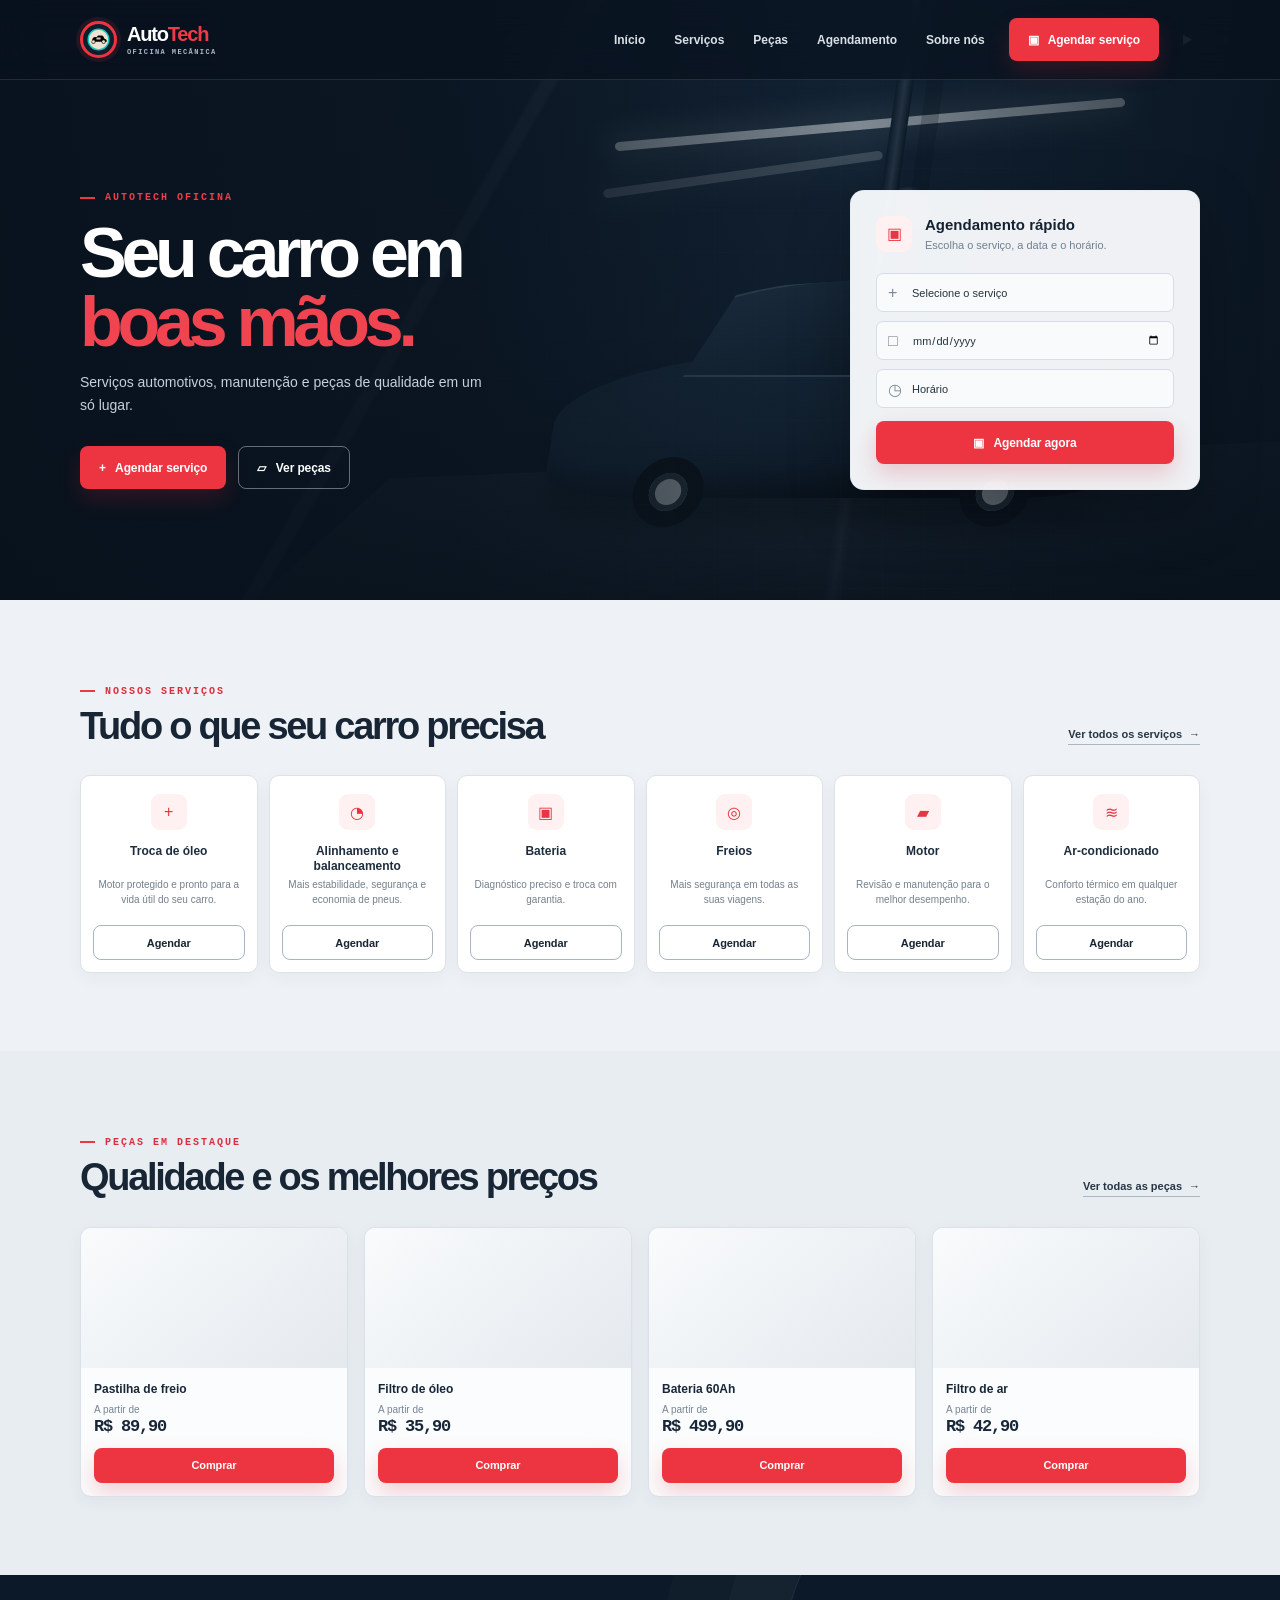
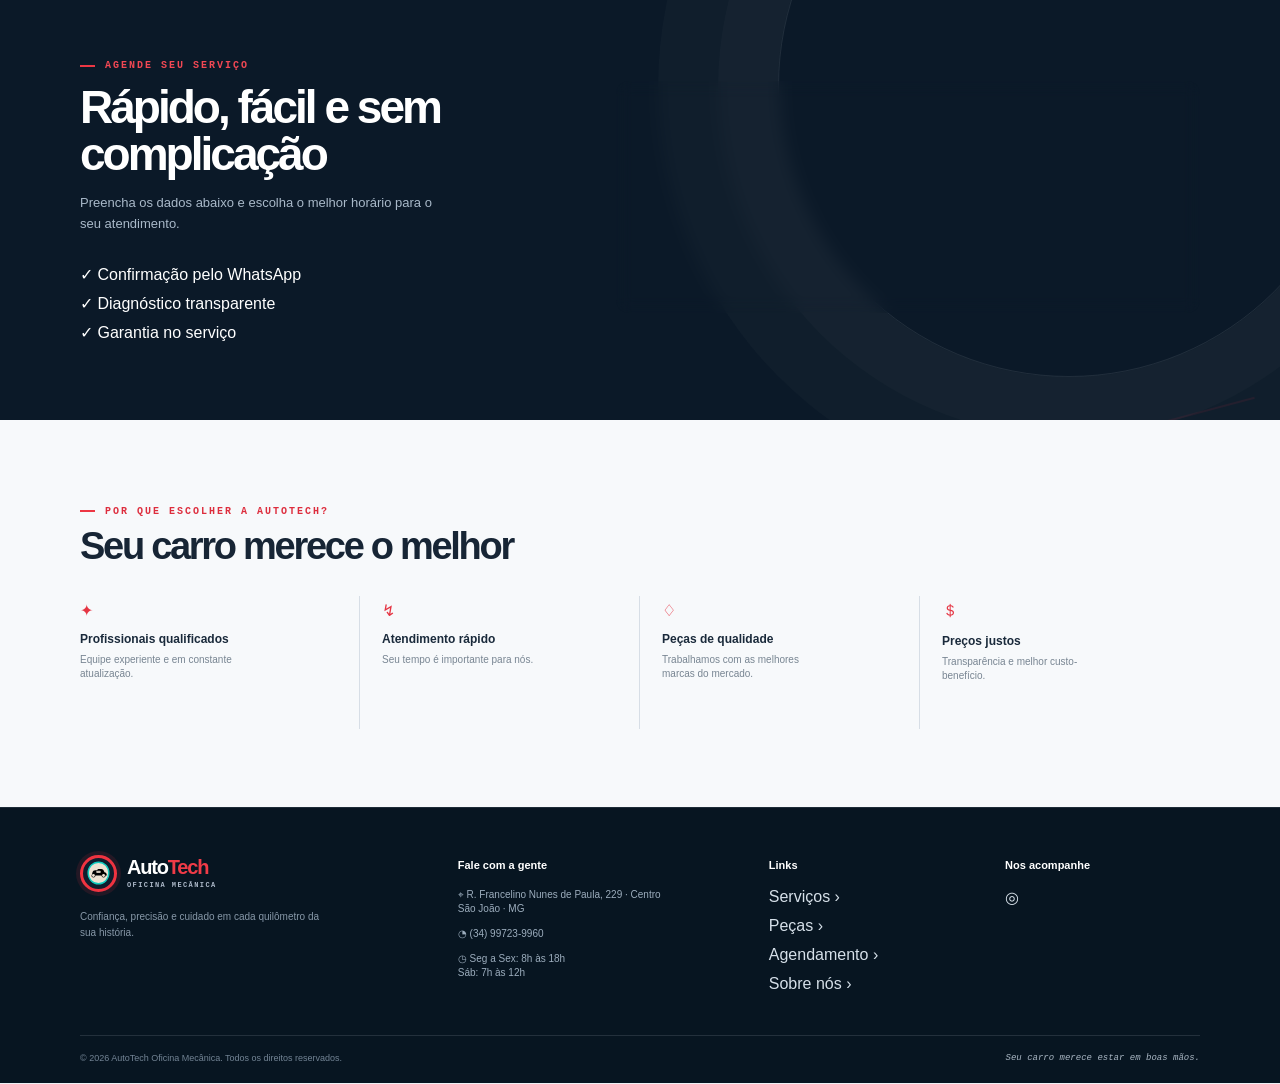
<file: index.html>
<!doctype html>
<html lang="pt-BR">
  <head>
    <meta charset="UTF-8">
    <meta name="viewport" content="width=device-width, initial-scale=1">
    <title>AutoTech Oficina Mecânica | Seu carro em boas mãos</title>
    <meta name="description" content="Serviços automotivos, manutenção e peças de qualidade em um só lugar. Agende seu atendimento na AutoTech.">
    <meta name="robots" content="index, follow">
    <meta property="og:title" content="AutoTech Oficina Mecânica">
    <meta property="og:description" content="Seu carro em boas mãos. Serviços automotivos, manutenção e peças de qualidade.">
    <meta property="og:type" content="website">
    <link rel="icon" type="image/png" href="./imagens/logo-carro.png">
    <link rel="stylesheet" href="./css/estilo.css">
  </head>
  <body>
    <div class="estrutura-site">
      <header class="barra-topo">
        <div class="conteiner envoltorio-nav">
          <a class="marca" href="#inicio" aria-label="AutoTech Oficina Mecânica, voltar ao início">
            <span class="marca-simbolo" aria-hidden="true"><img class="marca-simbolo-img" src="./imagens/favicon.svg" alt=""></span>
            <span class="marca-texto"><span class="marca-nome">Auto<em>Tech</em></span><span class="marca-subtitulo">Oficina Mecânica</span></span>
          </a>
          <nav class="links-nav nav-desktop" aria-label="Navegação principal">
            <a class="link-nav ativo" href="#inicio">Início</a><a class="link-nav" href="#servicos">Serviços</a><a class="link-nav" href="#pecas">Peças</a><a class="link-nav" href="#agendamento">Agendamento</a><a class="link-nav" href="#sobre">Sobre nós</a>
          </nav>
          <a class="botao botao-primario cta-cabecalho" href="#agendamento">▣ &nbsp; Agendar serviço</a>
          <details class="nav-mobile">
            <summary aria-label="Abrir menu"><span></span><span></span><span></span></summary>
            <nav class="links-nav-mobile" aria-label="Menu mobile"><a href="#inicio">Início</a><a href="#servicos">Serviços</a><a href="#pecas">Peças</a><a href="#agendamento">Agendamento</a><a href="#sobre">Sobre nós</a></nav>
          </details>
        </div>
      </header>

      <main>
        <section class="destaque" id="inicio" aria-labelledby="destaque-titulo">
          <div class="arte-garagem" aria-hidden="true"><span class="luz-garagem"></span><span class="luz-garagem dois"></span><span class="coluna-garagem"></span><span class="piso-garagem"></span><span class="forma-carro"><i class="roda esquerda"></i><i class="roda direita"></i></span></div>
          <div class="conteiner destaque-conteudo">
            <div class="destaque-texto">
              <span class="rotulo">AutoTech Oficina</span>
              <h1 class="destaque-titulo" id="destaque-titulo">Seu carro em <span>boas mãos.</span></h1>
              <p class="destaque-descricao">Serviços automotivos, manutenção e peças de qualidade em um só lugar.</p>
              <div class="destaque-acoes"><a class="botao botao-primario" href="#agendamento">+ &nbsp; Agendar serviço</a><a class="botao botao-contorno-claro" href="#pecas">▱ &nbsp; Ver peças</a></div>
            </div>
            <form class="cartao-rapido" action="#agendamento">
              <div class="cartao-rapido-cabecalho"><span class="icone-rapido">▣</span><div><h2 class="titulo-rapido">Agendamento rápido</h2><p class="descricao-rapida">Escolha o serviço, a data e o horário.</p></div></div>
              <div class="campos-rapidos">
                <label class="campo-envoltorio"><span class="campo-icone">+</span><select class="campo-rapido" aria-label="Selecione o serviço"><option value="">Selecione o serviço</option><option>Troca de óleo</option><option>Freios</option><option>Alinhamento e balanceamento</option></select></label>
                <label class="campo-envoltorio"><span class="campo-icone">□</span><input class="campo-rapido" type="date" aria-label="Data do serviço"></label>
                <label class="campo-envoltorio"><span class="campo-icone">◷</span><select class="campo-rapido" aria-label="Horário do serviço"><option value="">Horário</option><option>08:00</option><option>10:30</option><option>14:00</option><option>16:30</option></select></label>
              </div>
              <button class="botao botao-primario" type="submit">▣ &nbsp; Agendar agora</button>
            </form>
          </div>
        </section>

        <section class="secao secao-clara" id="servicos" aria-labelledby="titulo-servicos">
          <div class="conteiner">
            <div class="secao-cabecalho"><div><span class="rotulo">Nossos serviços</span><h2 id="titulo-servicos">Tudo o que seu carro precisa</h2></div><a class="secao-link" href="#agendamento">Ver todos os serviços <span>→</span></a></div>
            <div class="grade-servicos">
              <article class="cartao-servico"><span class="icone-servico">+</span><h3>Troca de óleo</h3><p>Motor protegido e pronto para a vida útil do seu carro.</p><a class="botao botao-contorno-escuro botao-pequeno" href="#agendamento">Agendar</a></article>
              <article class="cartao-servico"><span class="icone-servico">◔</span><h3>Alinhamento e balanceamento</h3><p>Mais estabilidade, segurança e economia de pneus.</p><a class="botao botao-contorno-escuro botao-pequeno" href="#agendamento">Agendar</a></article>
              <article class="cartao-servico"><span class="icone-servico">▣</span><h3>Bateria</h3><p>Diagnóstico preciso e troca com garantia.</p><a class="botao botao-contorno-escuro botao-pequeno" href="#agendamento">Agendar</a></article>
              <article class="cartao-servico"><span class="icone-servico">◎</span><h3>Freios</h3><p>Mais segurança em todas as suas viagens.</p><a class="botao botao-contorno-escuro botao-pequeno" href="#agendamento">Agendar</a></article>
              <article class="cartao-servico"><span class="icone-servico">▰</span><h3>Motor</h3><p>Revisão e manutenção para o melhor desempenho.</p><a class="botao botao-contorno-escuro botao-pequeno" href="#agendamento">Agendar</a></article>
              <article class="cartao-servico"><span class="icone-servico">≋</span><h3>Ar-condicionado</h3><p>Conforto térmico em qualquer estação do ano.</p><a class="botao botao-contorno-escuro botao-pequeno" href="#agendamento">Agendar</a></article>
            </div>
          </div>
        </section>

        <section class="secao secao-pecas" id="pecas" aria-labelledby="titulo-pecas">
          <div class="conteiner">
            <div class="secao-cabecalho"><div><span class="rotulo">Peças em destaque</span><h2 id="titulo-pecas">Qualidade e os melhores preços</h2></div><a class="secao-link" href="#pecas">Ver todas as peças <span>→</span></a></div>
            <div class="grade-pecas">
              <article class="cartao-peca"><div class="arte-peca freio"><span class="forma-peca"></span></div><div class="info-peca"><h3>Pastilha de freio</h3><p class="rotulo-peca">A partir de</p><p class="preco-peca">R$ 89,90</p><a class="botao botao-primario botao-pequeno" href="#agendamento">Comprar</a></div></article>
              <article class="cartao-peca"><div class="arte-peca filtro"><span class="forma-peca"></span></div><div class="info-peca"><h3>Filtro de óleo</h3><p class="rotulo-peca">A partir de</p><p class="preco-peca">R$ 35,90</p><a class="botao botao-primario botao-pequeno" href="#agendamento">Comprar</a></div></article>
              <article class="cartao-peca"><div class="arte-peca bateria"><span class="forma-peca"></span></div><div class="info-peca"><h3>Bateria 60Ah</h3><p class="rotulo-peca">A partir de</p><p class="preco-peca">R$ 499,90</p><a class="botao botao-primario botao-pequeno" href="#agendamento">Comprar</a></div></article>
              <article class="cartao-peca"><div class="arte-peca ar"><span class="forma-peca"></span></div><div class="info-peca"><h3>Filtro de ar</h3><p class="rotulo-peca">A partir de</p><p class="preco-peca">R$ 42,90</p><a class="botao botao-primario botao-pequeno" href="#agendamento">Comprar</a></div></article>
            </div>
          </div>
        </section>

        <section class="secao secao-agendamento" id="agendamento" aria-labelledby="titulo-agendamento">
          <div class="conteiner grade-agendamento">
            <div class="agendamento-texto"><span class="rotulo">Agende seu serviço</span><h2 id="titulo-agendamento">Rápido, fácil e sem complicação</h2><p>Preencha os dados abaixo e escolha o melhor horário para o seu atendimento.</p><div class="agendamento-pontos"><span>✓ Confirmação pelo WhatsApp</span><span>✓ Diagnóstico transparente</span><span>✓ Garantia no serviço</span></div></div>
            <form class="formulario-agendamento" action="#agendamento">
              <div class="grade-formulario"><label class="campo-formulario"><span>Nome completo</span><input type="text" placeholder="Como podemos te chamar?" required></label><label class="campo-formulario"><span>Telefone / WhatsApp</span><input type="tel" placeholder="(00) 00000-0000" required></label><label class="campo-formulario"><span>Modelo do veículo</span><input type="text" placeholder="Ex.: Honda Civic 2020" required></label><label class="campo-formulario"><span>Serviço desejado</span><select required><option value="">Selecione uma opção</option><option>Troca de óleo</option><option>Freios</option><option>Motor</option></select></label><label class="campo-formulario"><span>Data</span><input type="date" required></label><label class="campo-formulario"><span>Horário</span><select required><option value="">Escolha um horário</option><option>08:00</option><option>10:30</option><option>14:00</option><option>16:30</option></select></label></div>
              <button class="botao botao-primario" type="submit">Confirmar agendamento <span>→</span></button>
            </form>
          </div>
        </section>

        <section class="secao secao-branca" id="sobre" aria-labelledby="titulo-motivos">
          <div class="conteiner"><div class="secao-cabecalho"><div><span class="rotulo">Por que escolher a AutoTech?</span><h2 id="titulo-motivos">Seu carro merece o melhor</h2></div></div><div class="grade-motivos">
            <article class="motivo"><span class="icone-motivo">✦</span><h3>Profissionais qualificados</h3><p>Equipe experiente e em constante atualização.</p></article><article class="motivo"><span class="icone-motivo">↯</span><h3>Atendimento rápido</h3><p>Seu tempo é importante para nós.</p></article><article class="motivo"><span class="icone-motivo">♢</span><h3>Peças de qualidade</h3><p>Trabalhamos com as melhores marcas do mercado.</p></article><article class="motivo"><span class="icone-motivo">＄</span><h3>Preços justos</h3><p>Transparência e melhor custo-benefício.</p></article>
          </div></div>
        </section>
      </main>

      <footer class="faixa-contato" id="contato">
        <div class="conteiner grade-rodape">
          <div class="marca-rodape"><a class="marca" href="#inicio" aria-label="AutoTech, voltar ao início"><span class="marca-simbolo" aria-hidden="true"><img class="marca-simbolo-img" src="./imagens/favicon.svg" alt=""></span><span class="marca-texto"><span class="marca-nome">Auto<em>Tech</em></span><span class="marca-subtitulo">Oficina Mecânica</span></span></a><p>Confiança, precisão e cuidado em cada quilômetro da sua história.</p></div>
          <div><h2 class="titulo-rodape">Fale com a gente</h2><ul class="lista-contato"><li>⌖ R. Francelino Nunes de Paula, 229 · Centro<br>São João · MG</li><li>◔ (34) 99723-9960</li><li>◷ Seg a Sex: 8h às 18h<br>Sáb: 7h às 12h</li></ul></div>
          <div><h2 class="titulo-rodape">Links</h2><ul class="links-rodape"><li><a href="#servicos">Serviços <span>›</span></a></li><li><a href="#pecas">Peças <span>›</span></a></li><li><a href="#agendamento">Agendamento <span>›</span></a></li><li><a href="#sobre">Sobre nós <span>›</span></a></li></ul></div>
          <div><h2 class="titulo-rodape">Nos acompanhe</h2><div class="redes-sociais"><a href="https://github.com/Gustavo-A-dos-Santos/OficinaMecanica" aria-label="Github do Desenvolvedor da AutoTech">◎</a></div></div>
        </div>
        <div class="conteiner direitos-autorais"><span>© 2026 AutoTech Oficina Mecânica. Todos os direitos reservados.</span><span>Seu carro merece estar em boas mãos.</span></div>
      </footer>
    </div>
  </body>
</html>
</file>
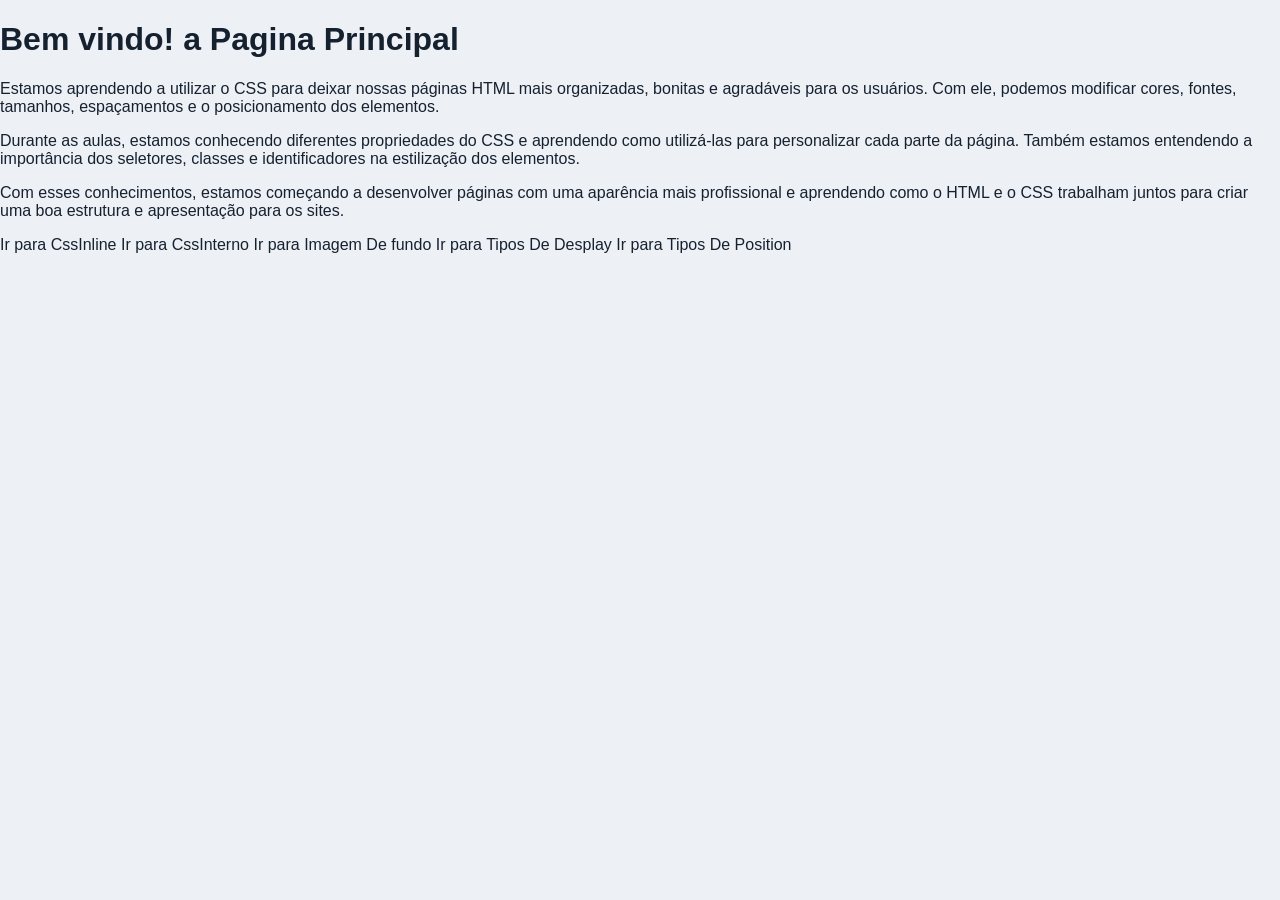
<file: Atividade-Web-Css/index.html>
<!DOCTYPE html>
<html lang="en">
<head>
    <meta charset="UTF-8">
    <meta name="viewport" content="width=device-width, initial-scale=1.0">
    <title>Aprendendo Css</title>
    <link rel =" stylesheet" href="../css/estilo.css" >
</head>
<body>
    <h1>Bem vindo! a Pagina Principal</h1>
 <p class="center">Estamos aprendendo a utilizar o CSS para deixar nossas páginas HTML mais organizadas, bonitas e agradáveis para os usuários. Com ele, podemos modificar cores, fontes, tamanhos, espaçamentos e o posicionamento dos elementos.</p>
 <p id="Paragrafo2">Durante as aulas, estamos conhecendo diferentes propriedades do CSS e aprendendo como utilizá-las para personalizar cada parte da página. Também estamos entendendo a importância dos seletores, classes e identificadores na estilização dos elementos.</p> 
 <p>Com esses conhecimentos, estamos começando a desenvolver páginas com uma aparência mais profissional e aprendendo como o HTML e o CSS trabalham juntos para criar uma boa estrutura e apresentação para os sites.</p>

   <nav class="links">  
    <a style="text-decoration: none;" id="botao1" href="CssInline.html">Ir para CssInline </a>
    <a style="text-decoration: none;" id ="botao2" href="CssInterno.html">Ir para CssInterno </a>
    <a style="text-decoration: none;" id ="botao3" href="BackgroundImage.html"> Ir para Imagem De fundo</a> 
    <a style="text-decoration: none;" id="botao4" href="display.html"> Ir  para Tipos De Desplay</a> 
    <a style="text-decoration: none;" id="botao1" href="position.html"> Ir  para Tipos De Position</a> 
   </nav>
</body>
</body>
</html>
</file>
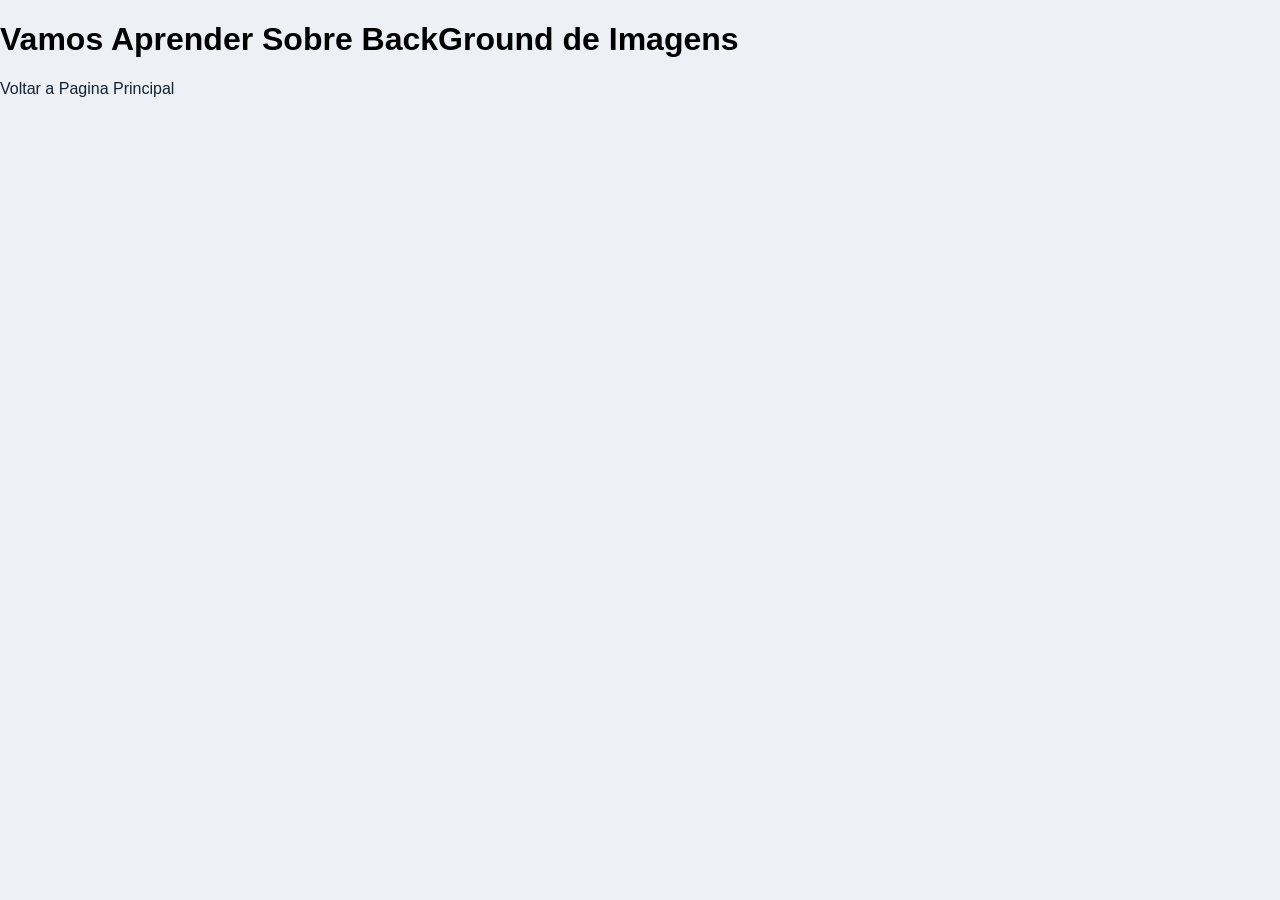
<file: Atividade-Web-Css/BackgroundImage.html>
<!DOCTYPE html>
<html lang="en">
<head>
    <meta charset="UTF-8">
    <meta name="viewport" content="width=device-width, initial-scale=1.0">
    <title>AprendendoSobreBackGroundImagens</title>
    <link rel = stylesheet href="../css/estilo.css">
</head>
<body>
        <div class="fundo">
       <h1 style="color:black">Vamos Aprender Sobre BackGround  de Imagens</h1>
          </div>
   <footer>
            <footer> <a href="index.html"> Voltar a Pagina Principal</a>

   </footer>
</body>
</html>
</file>
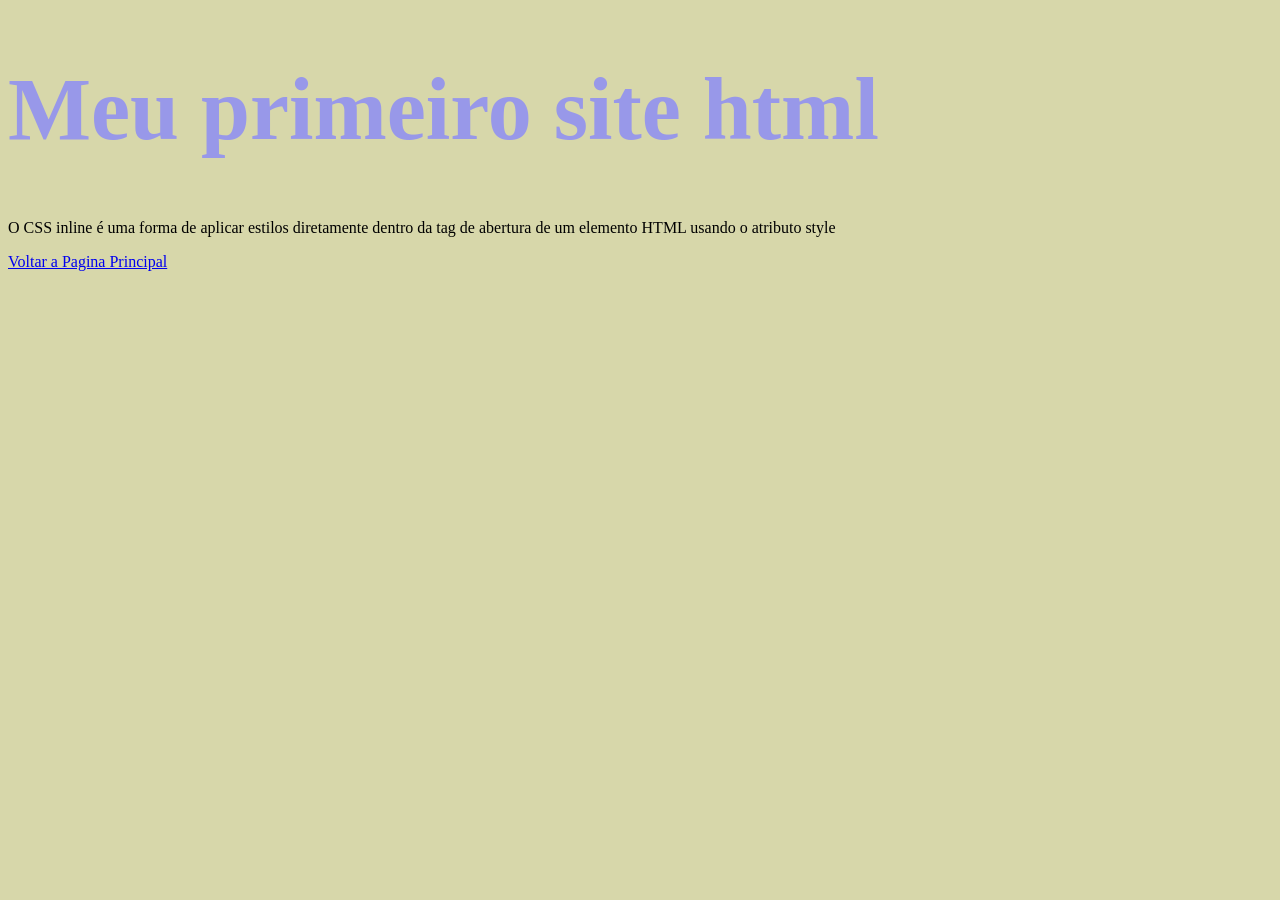
<file: Atividade-Web-Css/CssInline.html>
<!DOCTYPE html>
<html lang="pt-br">
<head>
    <meta charset="UTF-8">
    <meta name="viewport" content="width=device-width, initial-scale=1.0">
    <title>Aula Css inline</title>
</head>
<body style ="background-color: rgb(215, 215, 170);">
    <h1 style="color: rgb(152, 152, 233); font-size: 88px;"> Meu primeiro site html</h1>
    <p>O CSS inline é uma forma de aplicar estilos diretamente dentro da tag de abertura de um elemento HTML usando o atributo style</p>
      <a href="index.html"> Voltar a Pagina Principal</a>
</body>
</html>
</file>
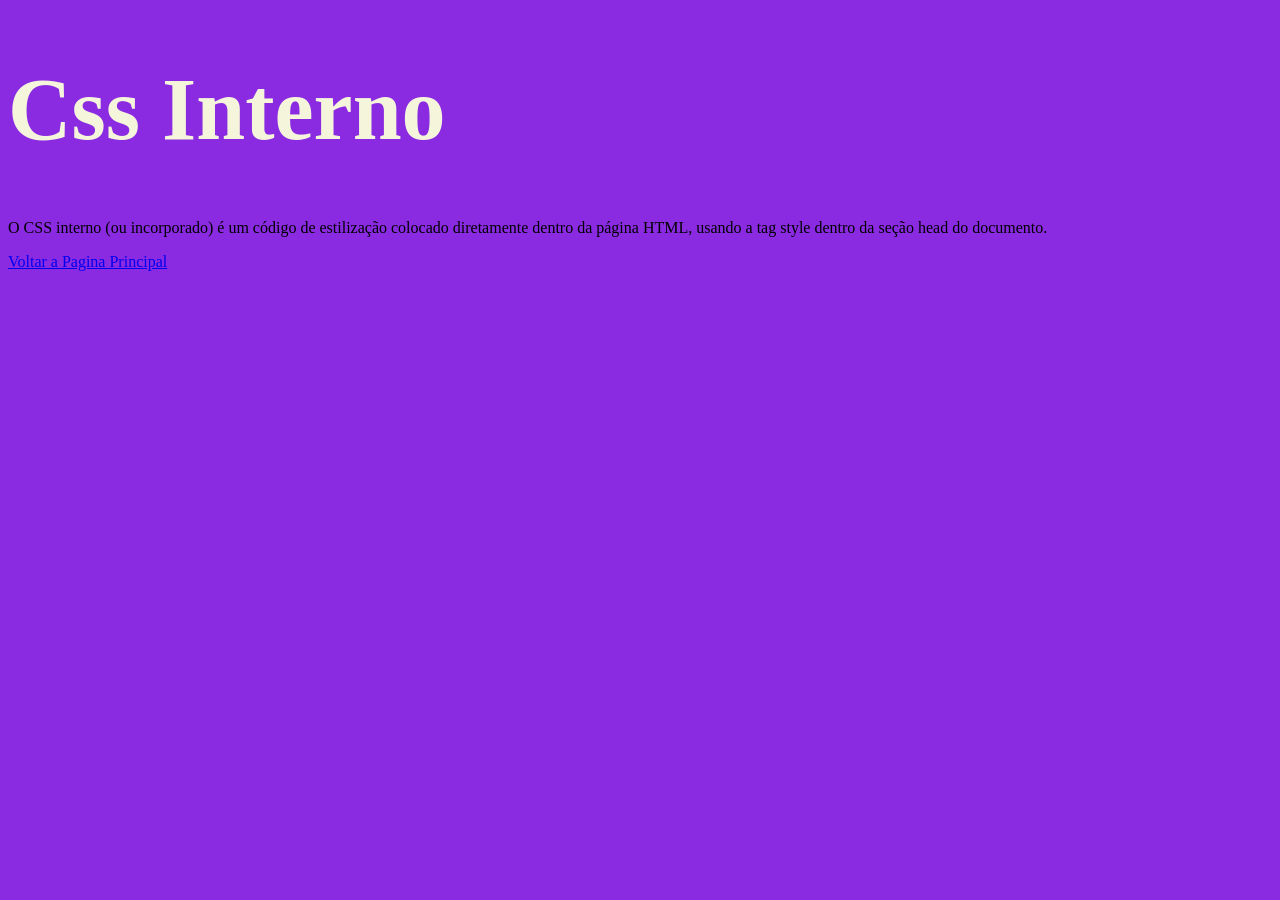
<file: Atividade-Web-Css/CssInterno.html>
<!DOCTYPE html>
<html lang="en">
<head>
    <meta charset="UTF-8">
    <meta name="viewport" content="width=device-width, initial-scale=1.0">
    <title>CssInterno</title>
    <style>
        body{
            background-color: blueviolet;
        }
        h1{
            color:beige;
            font-size: 88px;
        }
    </style>
</head>
<body>
    <h1>Css Interno</h1>
    <p>O CSS interno (ou incorporado) é um código de estilização colocado diretamente dentro da página HTML, usando a tag style dentro da seção head do documento.</p>
    <a href="index.html"> Voltar a Pagina Principal</a>
</body>
</html>
</file>
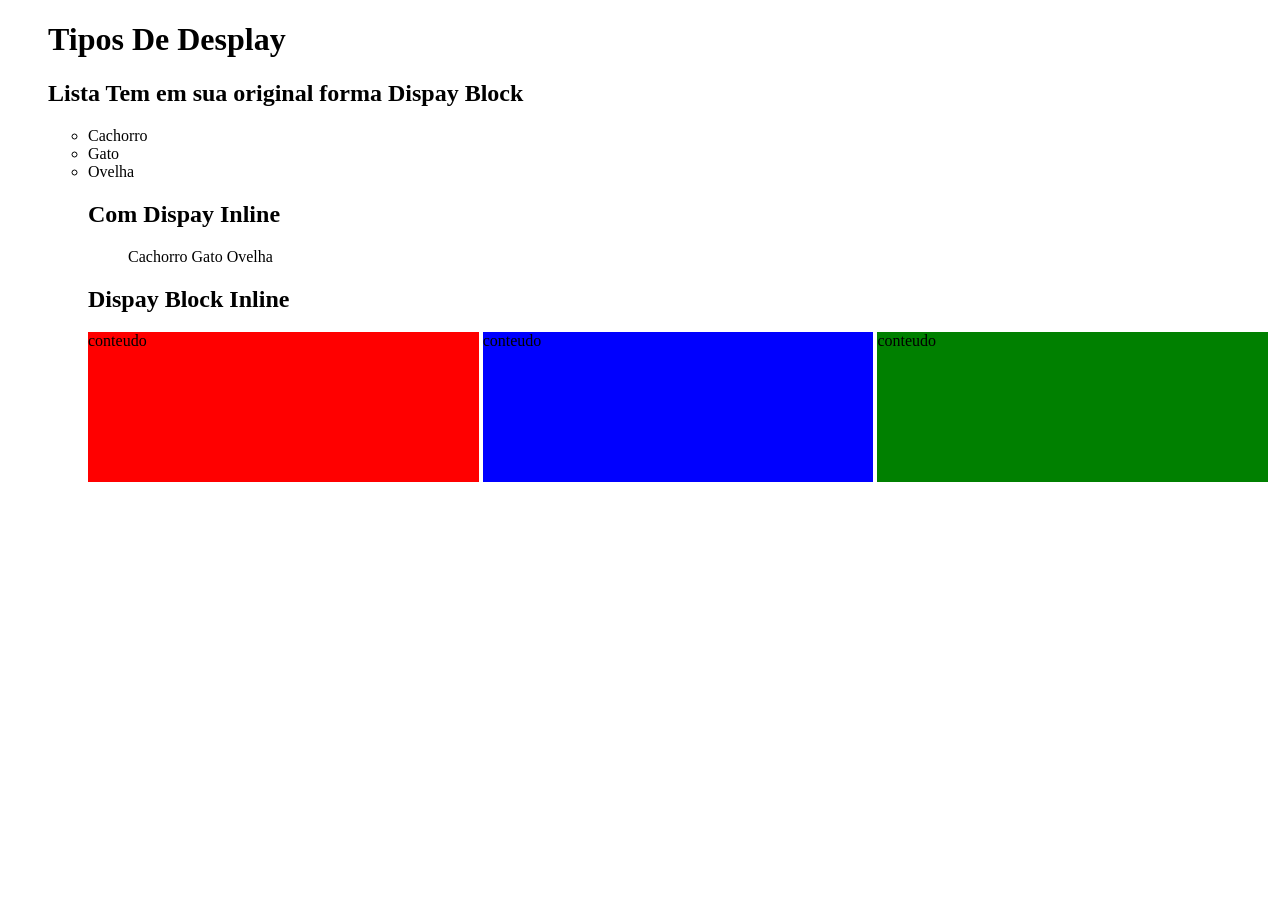
<file: Atividade-Web-Css/display.html>
<!DOCTYPE html>
<html lang="en">

<head>
    <meta charset="UTF-8">
    <meta name="viewport" content="width=device-width, initial-scale=1.0">
    <title>Dislay</title>
    <style>

        div{
            display: inline-block;
            width: 33%;
            height: 150px;

        }
        .red{
            background-color: red;
        }
        .blue{
            background-color:blue ;
        }
    .green{
        background-color: green;
    }
    </style>
</head>

<body>
    <ul>
        <h1> Tipos De Desplay</h1>
        <h2>Lista Tem em sua original forma Dispay Block</h2>
        <ul>

            <li> Cachorro</li>
            <li>Gato</li>
            <li> Ovelha</li>
        </ul>
     
            <ul>

                <h2>Com Dispay Inline </h2>
                <ul>

                    <li style="display: inline;"> Cachorro</li>
                    <li style="display: inline;">Gato</li>
                    <li style="display: inline;"> Ovelha</li>
                </ul>


        <h2>Dispay Block Inline</h2>


        <div class="red">
            conteudo
        </div>
        <div class="blue">
conteudo
        </div>
        <div class="green">
conteudo
        </div>

</body>

</html>
</file>
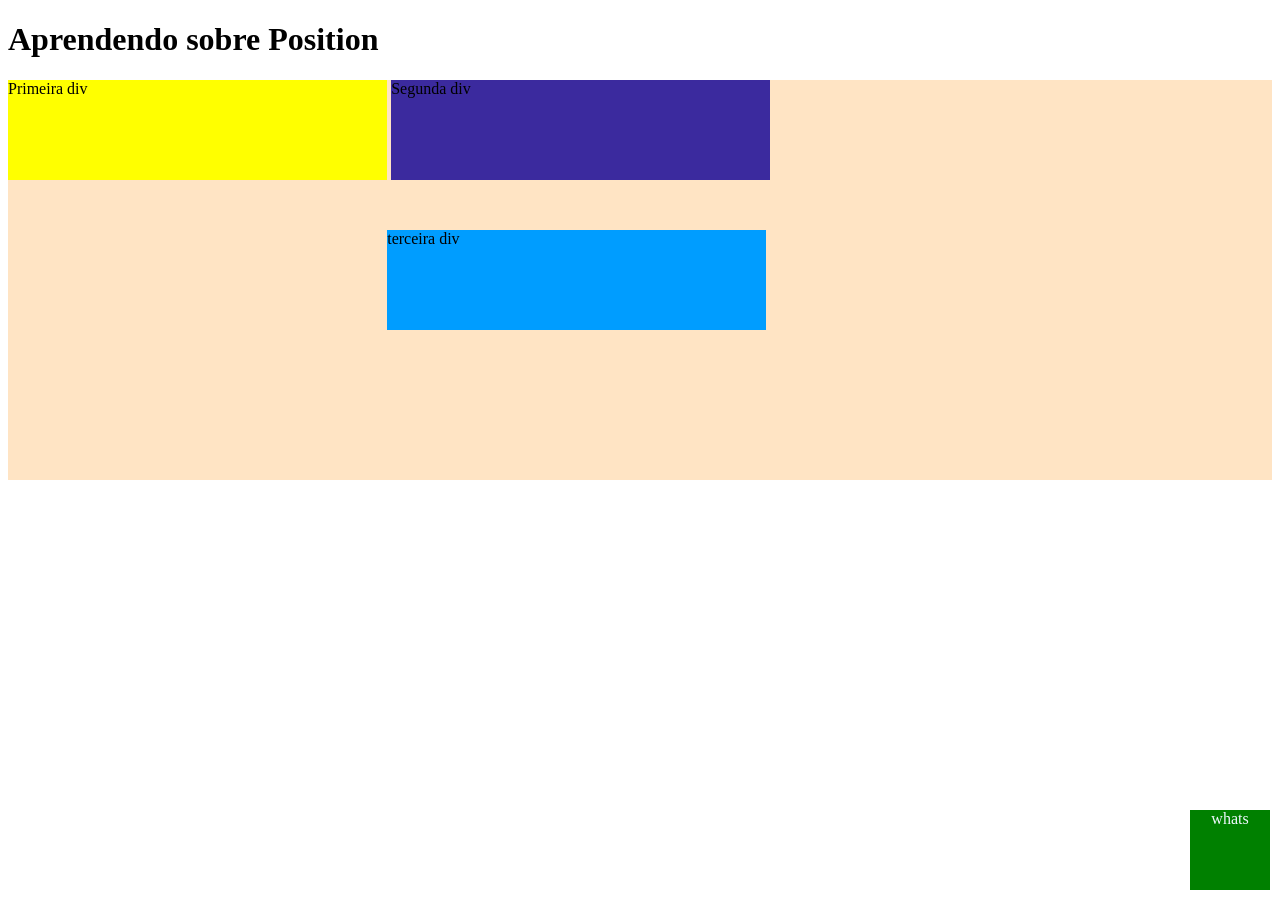
<file: Atividade-Web-Css/position.html>
<!DOCTYPE html>
<html lang="pt-br">

<head>
    <meta charset="UTF-8">
    <meta name="viewport" content="width=device-width, initial-scale=1.0">
    <title>Position</title>
    <style>
        .container {
            position: relative;
            background-color: bisque;
            width: 100%;
            height: 400px;
            display: inline-block;
        }

        .div1 {
            position:relative ;

            background-color: yellow;
            display: inline-block;
            width: 30%;
            height: 100px;
            /*z-index: Serve Para colocar um elemento acima do outro*/
    
        }

        .div2 {
            position: sticky;
            top: 0;
            background-color: rgb(59, 42, 158);
            display: inline-block;          
            width: 30%;
            height: 100px;
            position: sticky;
     
        }

        .div3 {
            background-color: rgb(0, 157, 255);
            display: inline-block;
            width: 30%;
            height: 100px;
            position: absolute;
            top : 150px;
            right: 40%;
        }
        .whats{
            background-color: green;
            color:aliceblue;
            width: 80px;
            height: 80px;
            position: fixed;
            bottom: 10px;
            right: 10px;  
            text-align: center;
           
        }
    </style>
</head>
<style>

</style>

<body>

   <h1>Aprendendo sobre Position</h1> 

    <div class="container">
        <div class="div1">Primeira div</div>
        <div class="div2">Segunda div</div>
        <div class="div3">terceira div</div>

    </div>

    <!-- EXEMPLO DE POSITION FIXED -->
    <div class="whats">
            whats
    </div>

</body>

</html>
</file>
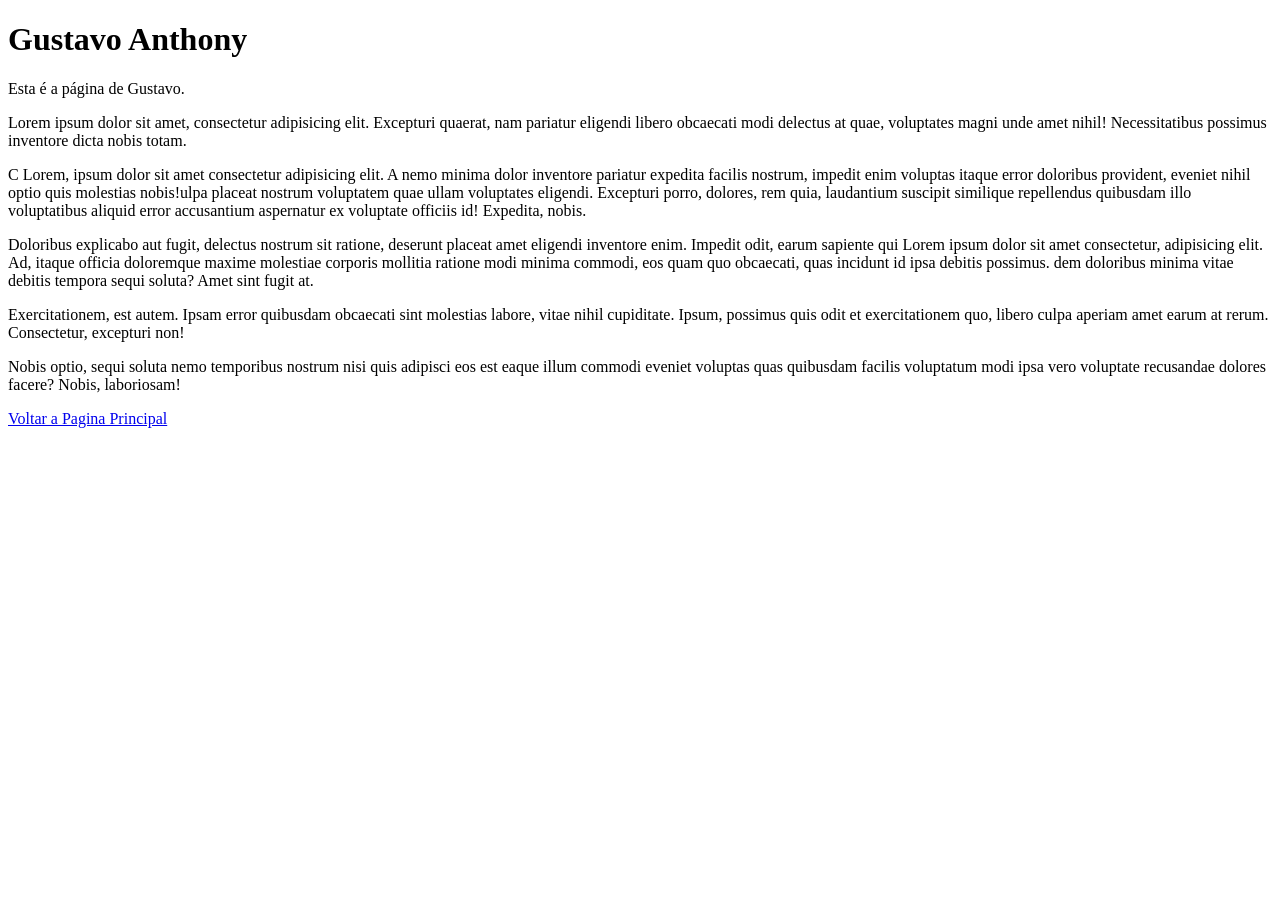
<file: PastaAuxiliar/Gus.html>
<!DOCTYPE html>
<html lang="pt-br">
<head>
    <meta charset="UTF-8">
    <meta name="viewport" content="width=device-width, initial-scale=1.0">
    <title>Gustavo</title>
</head>
<body>
    <h1>Gustavo Anthony</h1>
    <p>Esta é a página de Gustavo.</p>

    <p>Lorem ipsum dolor sit amet, consectetur adipisicing elit. Excepturi quaerat, nam pariatur eligendi libero obcaecati modi delectus at quae, voluptates magni unde amet nihil! Necessitatibus possimus inventore dicta nobis totam.</p>
    <p>C Lorem, ipsum dolor sit amet consectetur adipisicing elit. A nemo minima dolor inventore pariatur expedita facilis nostrum, impedit enim voluptas itaque error doloribus provident, eveniet nihil optio quis molestias nobis!ulpa placeat nostrum voluptatem quae ullam voluptates eligendi. Excepturi porro, dolores, rem quia, laudantium suscipit similique repellendus quibusdam illo voluptatibus aliquid error accusantium aspernatur ex voluptate officiis id! Expedita, nobis.</p>
    <p>Doloribus explicabo aut fugit, delectus nostrum sit ratione, deserunt placeat amet eligendi inventore enim. Impedit odit, earum sapiente qui Lorem ipsum dolor sit amet consectetur, adipisicing elit. Ad, itaque officia doloremque maxime molestiae corporis mollitia ratione modi minima commodi, eos quam quo obcaecati, quas incidunt id ipsa debitis possimus. dem doloribus minima vitae debitis tempora sequi soluta? Amet sint fugit at.</p>
    <p>Exercitationem, est autem. Ipsam error quibusdam obcaecati sint molestias labore, vitae nihil cupiditate. Ipsum, possimus quis odit et exercitationem quo, libero culpa aperiam amet earum at rerum. Consectetur, excepturi non!</p>
    <p>Nobis optio, sequi soluta nemo temporibus nostrum nisi quis adipisci eos est eaque illum commodi eveniet voluptas quas quibusdam facilis voluptatum modi ipsa vero voluptate recusandae dolores facere? Nobis, laboriosam!</p>
    <a href="../Links.html">Voltar a Pagina Principal</a>
</body>
</html>
</file>
<file: css/estilo.css>
:root {
  --app-fonte-padrao: 'Avenir Next', 'Century Gothic', 'Trebuchet MS', sans-serif;
  --app-fonte-mono: 'SFMono-Regular', Consolas, monospace;
}

* {
  box-sizing: border-box;
}

html {
  scroll-behavior: smooth;
}

body {
  margin: 0;
  min-width: 320px;
  background: #edf1f5;
  color: #162130;
  font-family: var(--app-fonte-padrao);
  -webkit-font-smoothing: antialiased;
}

button,
input,
select {
  font: inherit;
}

button,
a {
  -webkit-tap-highlight-color: transparent;
}

a {
  color: inherit;
  text-decoration: none;
}

.estrutura-site {
  overflow: hidden;
}

.conteiner {
  width: min(1120px, calc(100% - 48px));
  margin-inline: auto;
}

.barra-topo {
  position: absolute;
  z-index: 20;
  inset: 0 0 auto;
  height: 80px;
  border-bottom: 1px solid rgba(255, 255, 255, 0.11);
  background: rgba(8, 18, 30, 0.66);
  backdrop-filter: blur(18px);
}

.envoltorio-nav {
  display: flex;
  height: 100%;
  align-items: center;
  justify-content: space-between;
  gap: 24px;
}

.marca {
  display: inline-flex;
  align-items: center;
  gap: 10px;
  color: #fff;
  flex-shrink: 0;
}

.marca-simbolo {
  position: relative;
  display: grid;
  width: 37px;
  height: 37px;
  place-items: center;
  border: 3px solid #ef3340;
  border-radius: 50%;
  background: #101d2d;
  box-shadow: 0 0 0 4px rgba(239, 51, 64, 0.12);
  overflow: hidden;
}

.marca-simbolo-img {
  width: 76%;
  height: 76%;
  object-fit: contain;
  /* a logo é um desenho preto sobre fundo transparente;
     inverte para branco para aparecer sobre o círculo escuro */
  filter: invert(1);
}

.marca-texto {
  display: grid;
  line-height: 1;
}

.marca-nome {
  font-size: 20px;
  font-weight: 800;
  letter-spacing: -0.06em;
}

.marca-nome em {
  color: #f03b47;
  font-style: normal;
}

.marca-subtitulo {
  margin-top: 5px;
  color: #aebaca;
  font-family: var(--app-fonte-mono);
  font-size: 7px;
  font-weight: 700;
  letter-spacing: 0.2em;
  text-transform: uppercase;
}

.links-nav {
  display: flex;
  align-items: center;
  gap: 29px;
  margin-left: auto;
}

.link-nav {
  position: relative;
  color: #d9e0e8;
  font-size: 12px;
  font-weight: 700;
  transition: color 180ms ease;
}

.link-nav::after {
  position: absolute;
  right: 0;
  bottom: -11px;
  left: 0;
  height: 2px;
  background: #ec3845;
  content: '';
  opacity: 0;
  transform: scaleX(0.4);
  transition: all 180ms ease;
}

.link-nav:hover,
.link-nav:focus-visible {
  color: #fff;
}

.link-nav:hover::after,
.link-nav:focus-visible::after {
  opacity: 1;
  transform: scaleX(1);
}

.botao {
  display: inline-flex;
  min-height: 43px;
  align-items: center;
  justify-content: center;
  gap: 9px;
  border: 1px solid transparent;
  border-radius: 8px;
  padding: 0 18px;
  cursor: pointer;
  font-size: 12px;
  font-weight: 800;
  letter-spacing: -0.01em;
  transition: all 180ms ease;
}

.botao:hover {
  transform: translateY(-2px);
}

.botao:active {
  transform: translateY(0);
}

.botao:focus-visible,
.link-nav:focus-visible,
.link-rodape:focus-visible,
.link-social:focus-visible {
  outline: 3px solid rgba(242, 82, 92, 0.42);
  outline-offset: 3px;
}

.botao-primario {
  background: #ed3542;
  color: #fff;
  box-shadow: 0 10px 22px rgba(203, 36, 49, 0.2);
}

.botao-primario:hover {
  background: #d82937;
  box-shadow: 0 13px 25px rgba(203, 36, 49, 0.28);
}

.botao-contorno-claro {
  border-color: rgba(255, 255, 255, 0.38);
  color: #fff;
}

.botao-contorno-claro:hover {
  border-color: #fff;
  background: rgba(255, 255, 255, 0.1);
}

.botao-contorno-escuro {
  border-color: #a9b4c0;
  color: #182433;
}

.botao-contorno-escuro:hover {
  border-color: #ec3542;
  color: #d82b3b;
}

.botao-pequeno {
  min-height: 35px;
  padding: 0 13px;
  font-size: 11px;
}

.botao-menu-mobile {
  display: none;
  width: 42px;
  height: 42px;
  border: 1px solid rgba(255, 255, 255, 0.2);
  border-radius: 8px;
  background: transparent;
  color: #fff;
  cursor: pointer;
}

.destaque {
  position: relative;
  min-height: 600px;
  background: #0d1b2b;
  color: #fff;
}

.destaque::before {
  position: absolute;
  inset: 0;
  background: linear-gradient(90deg, rgba(8, 18, 29, 0.97) 0%, rgba(8, 18, 29, 0.82) 36%, rgba(8, 18, 29, 0.34) 67%, rgba(8, 18, 29, 0.83) 100%);
  content: '';
  z-index: 2;
}

.destaque::after {
  position: absolute;
  inset: 0;
  background-image: linear-gradient(rgba(255, 255, 255, 0.035) 1px, transparent 1px), linear-gradient(90deg, rgba(255, 255, 255, 0.035) 1px, transparent 1px);
  background-size: 42px 42px;
  content: '';
  mask-image: linear-gradient(90deg, transparent, black 28%, black 78%, transparent);
  opacity: 0.36;
  z-index: 1;
}

.arte-garagem {
  position: absolute;
  inset: 0;
  overflow: hidden;
  background:
    radial-gradient(circle at 71% 35%, rgba(169, 180, 196, 0.26) 0 2%, transparent 2.4%),
    linear-gradient(120deg, transparent 0 36%, rgba(132, 153, 174, 0.18) 36.3% 37%, transparent 37.3%),
    linear-gradient(180deg, #172b3f 0%, #152537 55%, #0a1624 100%);
}

.luz-garagem {
  position: absolute;
  top: 120px;
  right: 12%;
  width: 40%;
  height: 9px;
  border-radius: 99px;
  background: rgba(230, 240, 245, 0.8);
  box-shadow: 0 0 28px 9px rgba(216, 229, 234, 0.17);
  transform: rotate(-5deg);
}

.luz-garagem.dois {
  top: 170px;
  right: 31%;
  width: 22%;
  opacity: 0.38;
  transform: rotate(-8deg);
}

.coluna-garagem {
  position: absolute;
  top: 0;
  right: 31%;
  width: 17px;
  height: 100%;
  background: linear-gradient(90deg, #111f2f, #34475a, #0d1b2a);
  box-shadow: 30px 0 0 rgba(5, 15, 26, 0.23);
  transform: skewX(-8deg);
}

.piso-garagem {
  position: absolute;
  right: -7%;
  bottom: 0;
  left: 20%;
  height: 27%;
  background: linear-gradient(175deg, rgba(55, 74, 88, 0.65), rgba(8, 16, 26, 0.9));
  clip-path: polygon(12% 25%, 100% 0, 100% 100%, 0 100%);
}

.forma-carro {
  position: absolute;
  right: 13%;
  bottom: 17%;
  width: min(560px, 60vw);
  height: 150px;
  border-radius: 52% 13% 15% 15%;
  background: linear-gradient(148deg, #253c50 0%, #182b3d 42%, #0c1724 75%);
  box-shadow: inset -24px -18px 32px rgba(0, 0, 0, 0.44), 0 25px 30px rgba(0, 0, 0, 0.3);
  transform: skewX(-9deg);
}

.forma-carro::before {
  position: absolute;
  top: -70px;
  left: 15%;
  width: 51%;
  height: 95px;
  border-radius: 75% 25% 0 0;
  background: linear-gradient(140deg, #304a61, #112131 78%);
  border: 2px solid rgba(143, 171, 192, 0.27);
  content: '';
  clip-path: polygon(13% 100%, 28% 10%, 80% 0, 100% 100%);
}

.forma-carro::after {
  position: absolute;
  right: 6%;
  bottom: 32px;
  width: 75px;
  height: 26px;
  border-radius: 9px 5px 9px 3px;
  background: #ef3644;
  box-shadow: 0 0 20px rgba(239, 54, 68, 0.6);
  content: '';
}

.roda {
  position: absolute;
  bottom: -29px;
  width: 70px;
  height: 70px;
  border: 16px solid #0b1119;
  border-radius: 50%;
  background: #a9b2b7;
  box-shadow: inset 0 0 0 6px #293641;
}

.roda.esquerda {
  left: 16%;
}

.roda.direita {
  right: 13%;
}

.destaque-conteudo {
  position: relative;
  z-index: 4;
  display: grid;
  min-height: 600px;
  grid-template-columns: minmax(0, 1fr) 350px;
  align-items: center;
  gap: 72px;
  padding-top: 80px;
}

.rotulo {
  display: inline-flex;
  align-items: center;
  gap: 10px;
  color: #ee3c49;
  font-family: var(--app-fonte-mono);
  font-size: 10px;
  font-weight: 800;
  letter-spacing: 0.2em;
  text-transform: uppercase;
}

.rotulo::before {
  width: 15px;
  height: 2px;
  background: #ed3744;
  content: '';
}

.destaque-texto {
  max-width: 570px;
  padding-bottom: 6px;
  animation: rise-in 650ms ease both;
}

.destaque-titulo {
  max-width: 600px;
  margin: 16px 0 15px;
  color: #fff;
  font-size: clamp(42px, 5.6vw, 70px);
  font-weight: 800;
  letter-spacing: -0.075em;
  line-height: 0.98;
}

.destaque-titulo span {
  display: block;
  color: #f04450;
}

.destaque-descricao {
  max-width: 410px;
  margin: 0;
  color: #c5d0dc;
  font-size: 14px;
  line-height: 1.65;
}

.destaque-acoes {
  display: flex;
  flex-wrap: wrap;
  gap: 12px;
  margin-top: 29px;
}

.cartao-rapido {
  width: 100%;
  border: 1px solid rgba(215, 225, 235, 0.32);
  border-radius: 14px;
  padding: 25px;
  background: rgba(247, 249, 251, 0.97);
  box-shadow: 0 22px 60px rgba(0, 0, 0, 0.26);
  color: #152232;
  animation: rise-in 720ms 110ms ease both;
}

.cartao-rapido-cabecalho {
  display: flex;
  align-items: flex-start;
  gap: 13px;
}

.icone-rapido,
.icone-servico {
  display: grid;
  width: 36px;
  height: 36px;
  flex-shrink: 0;
  place-items: center;
  border-radius: 9px;
  background: #fff0f1;
  color: #e83543;
}

.titulo-rapido {
  margin: 0;
  font-size: 15px;
  font-weight: 800;
}

.descricao-rapida {
  margin: 5px 0 0;
  color: #718092;
  font-size: 11px;
  line-height: 1.45;
}

.campos-rapidos {
  display: grid;
  gap: 9px;
  margin-top: 20px;
}

.campo-envoltorio {
  position: relative;
}

.campo-icone {
  position: absolute;
  top: 50%;
  left: 12px;
  color: #7b8998;
  pointer-events: none;
  transform: translateY(-50%);
}

.campo,
.campo-rapido {
  width: 100%;
  height: 39px;
  border: 1px solid #d6dde4;
  border-radius: 7px;
  outline: none;
  background: #f9fafb;
  color: #253342;
  font-size: 11px;
  transition: all 180ms ease;
}

.campo {
  padding: 0 13px;
}

.campo-rapido {
  padding: 0 12px 0 35px;
}

.campo:focus,
.campo-rapido:focus {
  border-color: #ed3542;
  box-shadow: 0 0 0 3px rgba(237, 53, 66, 0.12);
}

select {
  appearance: none;
}

.cartao-rapido .botao {
  width: 100%;
  margin-top: 13px;
}

.aviso-formulario {
  margin: 11px 0 0;
  color: #188264;
  font-size: 11px;
  font-weight: 700;
  line-height: 1.4;
}

.secao {
  padding: 78px 0;
}

.secao-clara {
  background: #eef2f6;
}

.secao-branca {
  background: #f7f9fb;
}

.secao-cabecalho {
  display: flex;
  align-items: flex-end;
  justify-content: space-between;
  gap: 20px;
  margin-bottom: 30px;
}

.secao-cabecalho h2 {
  max-width: 520px;
  margin: 10px 0 0;
  color: #172535;
  font-size: clamp(27px, 3.2vw, 38px);
  letter-spacing: -0.06em;
  line-height: 1.02;
}

.secao-cabecalho .rotulo {
  color: #dd2d3d;
}

.secao-link {
  display: inline-flex;
  align-items: center;
  gap: 7px;
  padding-bottom: 4px;
  border-bottom: 1px solid #aab6c2;
  color: #273645;
  font-size: 11px;
  font-weight: 800;
  white-space: nowrap;
}

.secao-link:hover {
  border-color: #e73342;
  color: #df2e3d;
}

.grade-servicos {
  display: grid;
  grid-template-columns: repeat(6, 1fr);
  gap: 11px;
}

.cartao-servico {
  display: flex;
  min-height: 198px;
  flex-direction: column;
  align-items: center;
  border: 1px solid #dce2e8;
  border-radius: 10px;
  padding: 18px 12px 12px;
  background: #fff;
  text-align: center;
  box-shadow: 0 5px 17px rgba(26, 44, 63, 0.045);
  transition: all 180ms ease;
}

.cartao-servico:hover {
  border-color: rgba(225, 48, 63, 0.32);
  box-shadow: 0 14px 26px rgba(26, 44, 63, 0.1);
  transform: translateY(-5px);
}

.cartao-servico h3 {
  min-height: 29px;
  margin: 14px 0 5px;
  color: #1e2d3d;
  font-size: 12px;
  line-height: 1.2;
}

.cartao-servico p {
  min-height: 39px;
  margin: 0;
  color: #73808d;
  font-size: 10px;
  line-height: 1.45;
}

.cartao-servico .botao {
  width: 100%;
  margin-top: auto;
}

.secao-pecas {
  background: #e8edf2;
}

.grade-pecas {
  display: grid;
  grid-template-columns: repeat(4, 1fr);
  gap: 16px;
}

.cartao-peca {
  overflow: hidden;
  border: 1px solid #dae1e8;
  border-radius: 11px;
  background: #fbfcfd;
  box-shadow: 0 5px 16px rgba(34, 50, 67, 0.05);
  transition: all 180ms ease;
}

.cartao-peca:hover {
  box-shadow: 0 17px 28px rgba(34, 50, 67, 0.12);
  transform: translateY(-5px);
}

.arte-peca {
  display: grid;
  height: 140px;
  place-items: center;
  background: linear-gradient(140deg, #f9fbfc, #e4e9ee);
  color: #253342;
}

.arte-peca svg {
  filter: drop-shadow(0 12px 8px rgba(27, 41, 56, 0.19));
}

.arte-peca.freio {
  color: #5f6267;
}

.arte-peca.filtro {
  color: #d3a127;
}

.arte-peca.bateria {
  color: #27394d;
}

.arte-peca.ar {
  color: #eb8d24;
}

.info-peca {
  padding: 14px 13px 13px;
}

.info-peca h3 {
  margin: 0 0 8px;
  color: #182637;
  font-size: 12px;
}

.rotulo-peca {
  margin: 0;
  color: #778493;
  font-size: 10px;
}

.preco-peca {
  margin: 2px 0 12px;
  color: #182637;
  font-family: var(--app-fonte-mono);
  font-size: 17px;
  font-weight: 800;
  letter-spacing: -0.07em;
}

.info-peca .botao {
  width: 100%;
}

.secao-agendamento {
  position: relative;
  overflow: hidden;
  background: #0b1928;
  color: #fff;
}

.secao-agendamento::before {
  position: absolute;
  top: -180px;
  right: -80px;
  width: 580px;
  height: 580px;
  border: 1px solid rgba(255, 255, 255, 0.09);
  border-radius: 50%;
  box-shadow: 0 0 0 60px rgba(255, 255, 255, 0.02), 0 0 0 120px rgba(255, 255, 255, 0.018);
  content: '';
}

.secao-agendamento::after {
  position: absolute;
  right: 0;
  bottom: -120px;
  width: 55%;
  height: 2px;
  background: #e83443;
  box-shadow: 0 -26px 0 rgba(232, 52, 67, 0.19), 0 -52px 0 rgba(232, 52, 67, 0.09);
  content: '';
  transform: rotate(-15deg);
}

.grade-agendamento {
  position: relative;
  z-index: 1;
  display: grid;
  grid-template-columns: 0.86fr 1.14fr;
  align-items: center;
  gap: 95px;
}

.agendamento-texto h2 {
  max-width: 430px;
  margin: 13px 0 15px;
  font-size: clamp(29px, 4vw, 46px);
  letter-spacing: -0.065em;
  line-height: 1.02;
}

.agendamento-texto p {
  max-width: 365px;
  margin: 0;
  color: #a9b9c9;
  font-size: 13px;
  line-height: 1.6;
}

.agendamento-texto .rotulo {
  color: #f34854;
}

.agendamento-pontos {
  display: grid;
  gap: 10px;
  margin-top: 31px;
}

.agendamento-ponto {
  display: flex;
  align-items: center;
  gap: 10px;
  color: #dae2eb;
  font-size: 11px;
  font-weight: 700;
}

.agendamento-ponto svg {
  color: #f03a49;
}

.formulario-agendamento {
  border: 1px solid rgba(175, 193, 210, 0.22);
  border-radius: 13px;
  padding: 21px;
  background: rgba(26, 44, 62, 0.75);
  box-shadow: 0 20px 50px rgba(0, 0, 0, 0.2);
  backdrop-filter: blur(8px);
}

.grade-formulario {
  display: grid;
  grid-template-columns: 1fr 1fr;
  gap: 10px;
}

.campo-formulario label {
  display: block;
  margin: 0 0 6px 2px;
  color: #a8bacb;
  font-size: 10px;
  font-weight: 700;
}

.formulario-agendamento .campo {
  border-color: #34495c;
  background: #1c3044;
  color: #f4f7fa;
}

.formulario-agendamento .campo::placeholder {
  color: #8092a3;
}

.formulario-agendamento select.campo {
  color: #e8eef4;
}

.formulario-agendamento .botao {
  width: 100%;
  margin-top: 14px;
  min-height: 46px;
}

.grade-motivos {
  display: grid;
  grid-template-columns: repeat(4, 1fr);
  gap: 0;
  margin-top: 12px;
}

.motivo {
  min-height: 133px;
  padding: 5px 29px 0 22px;
  border-right: 1px solid #d7dee6;
}

.motivo:first-child {
  padding-left: 0;
}

.motivo:last-child {
  border-right: 0;
}

.icone-motivo {
  color: #e53543;
}

.motivo h3 {
  margin: 12px 0 7px;
  color: #1a2a3b;
  font-size: 12px;
}

.motivo p {
  max-width: 170px;
  margin: 0;
  color: #788592;
  font-size: 10px;
  line-height: 1.45;
}

.faixa-contato {
  border-top: 1px solid rgba(220, 230, 240, 0.11);
  background: #071521;
  color: #d6e0e9;
}

.grade-rodape {
  display: grid;
  grid-template-columns: 1.25fr 1fr 0.72fr 0.73fr;
  gap: 44px;
  padding: 47px 0 42px;
}

.marca-rodape {
  align-self: start;
}

.marca-rodape .marca {
  margin-bottom: 17px;
}

.marca-rodape p {
  max-width: 245px;
  margin: 0;
  color: #8798a8;
  font-size: 10px;
  line-height: 1.6;
}

.titulo-rodape {
  margin: 4px 0 17px;
  color: #fff;
  font-size: 11px;
  font-weight: 800;
}

.lista-contato,
.links-rodape {
  display: grid;
  gap: 11px;
  padding: 0;
  margin: 0;
  list-style: none;
}

.lista-contato li,
.link-rodape {
  display: flex;
  align-items: flex-start;
  gap: 8px;
  color: #9cadbd;
  font-size: 10px;
  line-height: 1.4;
}

.lista-contato svg {
  flex-shrink: 0;
  color: #e93646;
}

.link-rodape:hover {
  color: #fff;
}

.redes-sociais {
  display: flex;
  gap: 9px;
}

.link-social {
  display: grid;
  width: 34px;
  height: 34px;
  place-items: center;
  border: 1px solid #36495a;
  border-radius: 8px;
  color: #c5d1dc;
  transition: all 180ms ease;
}

.link-social:hover {
  border-color: #e83543;
  background: #e83543;
  color: #fff;
  transform: translateY(-2px);
}

.direitos-autorais {
  display: flex;
  align-items: center;
  justify-content: space-between;
  gap: 20px;
  padding: 17px 0 20px;
  border-top: 1px solid rgba(220, 230, 240, 0.13);
  color: #738495;
  font-size: 9px;
}

.direitos-autorais span:last-child {
  color: #a9b6c3;
  font-family: var(--app-fonte-mono);
  font-style: italic;
}

.aviso-flutuante {
  position: fixed;
  right: 22px;
  bottom: 22px;
  z-index: 50;
  max-width: 320px;
  border: 1px solid rgba(255, 255, 255, 0.16);
  border-radius: 9px;
  padding: 13px 16px;
  background: #10283b;
  box-shadow: 0 16px 35px rgba(0, 0, 0, 0.22);
  color: #eaf1f7;
  font-size: 12px;
  font-weight: 700;
  animation: toast-in 260ms ease both;
}

@keyframes rise-in {
  from {
    opacity: 0;
    transform: translateY(18px);
  }
  to {
    opacity: 1;
    transform: translateY(0);
  }
}

@keyframes toast-in {
  from {
    opacity: 0;
    transform: translateY(12px);
  }
  to {
    opacity: 1;
    transform: translateY(0);
  }
}

@media (max-width: 1020px) {
  .links-nav {
    gap: 17px;
  }

  .envoltorio-nav > .botao {
    padding: 0 13px;
  }

  .destaque-conteudo {
    grid-template-columns: minmax(0, 1fr) 320px;
    gap: 35px;
  }

  .grade-servicos {
    grid-template-columns: repeat(3, 1fr);
  }

  .cartao-servico {
    min-height: 185px;
  }

  .grade-agendamento {
    gap: 45px;
  }
}

@media (max-width: 760px) {
  .conteiner {
    width: min(100% - 34px, 580px);
  }

  .barra-topo {
    height: 70px;
  }

  .botao-menu-mobile {
    display: grid;
    place-items: center;
  }

  .links-nav {
    position: absolute;
    top: 70px;
    right: 17px;
    left: 17px;
    display: none;
    align-items: stretch;
    flex-direction: column;
    gap: 0;
    overflow: hidden;
    border: 1px solid rgba(255, 255, 255, 0.13);
    border-radius: 10px;
    background: rgba(10, 23, 37, 0.98);
    box-shadow: 0 20px 30px rgba(0, 0, 0, 0.25);
  }

  .links-nav.aberto {
    display: flex;
  }

  .link-nav {
    padding: 15px 17px;
    border-bottom: 1px solid rgba(255, 255, 255, 0.08);
  }

  .link-nav::after {
    display: none;
  }

  .envoltorio-nav > .botao {
    display: none;
  }

  .destaque {
    min-height: auto;
  }

  .destaque-conteudo {
    min-height: auto;
    grid-template-columns: 1fr;
    gap: 39px;
    padding-top: 132px;
    padding-bottom: 54px;
  }

  .destaque-texto {
    max-width: 540px;
  }

  .destaque-titulo {
    font-size: clamp(43px, 12vw, 65px);
  }

  .cartao-rapido {
    max-width: 430px;
    justify-self: end;
  }

  .forma-carro {
    right: -15%;
    bottom: 43%;
    opacity: 0.42;
    transform: scale(0.85) skewX(-9deg);
    transform-origin: right;
  }

  .coluna-garagem {
    right: 11%;
  }

  .secao {
    padding: 58px 0;
  }

  .secao-cabecalho {
    align-items: flex-start;
    flex-direction: column;
    margin-bottom: 22px;
  }

  .secao-link {
    align-self: flex-start;
  }

  .grade-pecas {
    grid-template-columns: repeat(2, 1fr);
  }

  .grade-agendamento {
    grid-template-columns: 1fr;
    gap: 32px;
  }

  .formulario-agendamento {
    max-width: 570px;
  }

  .grade-motivos {
    grid-template-columns: repeat(2, 1fr);
    gap: 24px 0;
  }

  .motivo {
    min-height: 118px;
  }

  .motivo:nth-child(2) {
    border-right: 0;
  }

  .grade-rodape {
    grid-template-columns: 1fr 1fr;
    gap: 37px 25px;
    padding-top: 38px;
  }
}

@media (max-width: 470px) {
  .conteiner {
    width: calc(100% - 30px);
  }

  .marca-nome {
    font-size: 18px;
  }

  .marca-simbolo {
    width: 33px;
    height: 33px;
  }

  .destaque-acoes {
    display: grid;
    grid-template-columns: 1fr 1fr;
  }

  .destaque-acoes .botao {
    padding-inline: 8px;
    font-size: 11px;
  }

  .cartao-rapido {
    padding: 19px;
  }

  .grade-servicos,
  .grade-pecas {
    grid-template-columns: 1fr;
  }

  .cartao-servico {
    min-height: 160px;
  }

  .arte-peca {
    height: 125px;
  }

  .grade-formulario {
    grid-template-columns: 1fr;
  }

  .grade-motivos {
    grid-template-columns: 1fr;
    gap: 0;
  }

  .motivo,
  .motivo:first-child {
    min-height: auto;
    padding: 18px 0;
    border-right: 0;
    border-bottom: 1px solid #d7dee6;
  }

  .motivo:last-child {
    border-bottom: 0;
  }

  .grade-rodape {
    grid-template-columns: 1fr;
    gap: 26px;
  }

  .direitos-autorais {
    align-items: flex-start;
    flex-direction: column;
    gap: 7px;
  }
}

@media (prefers-reduced-motion: reduce) {
  *,
  *::before,
  *::after {
    scroll-behavior: auto !important;
    animation-duration: 0.01ms !important;
    animation-iteration-count: 1 !important;
    transition-duration: 0.01ms !important;
  }
}
</file>
